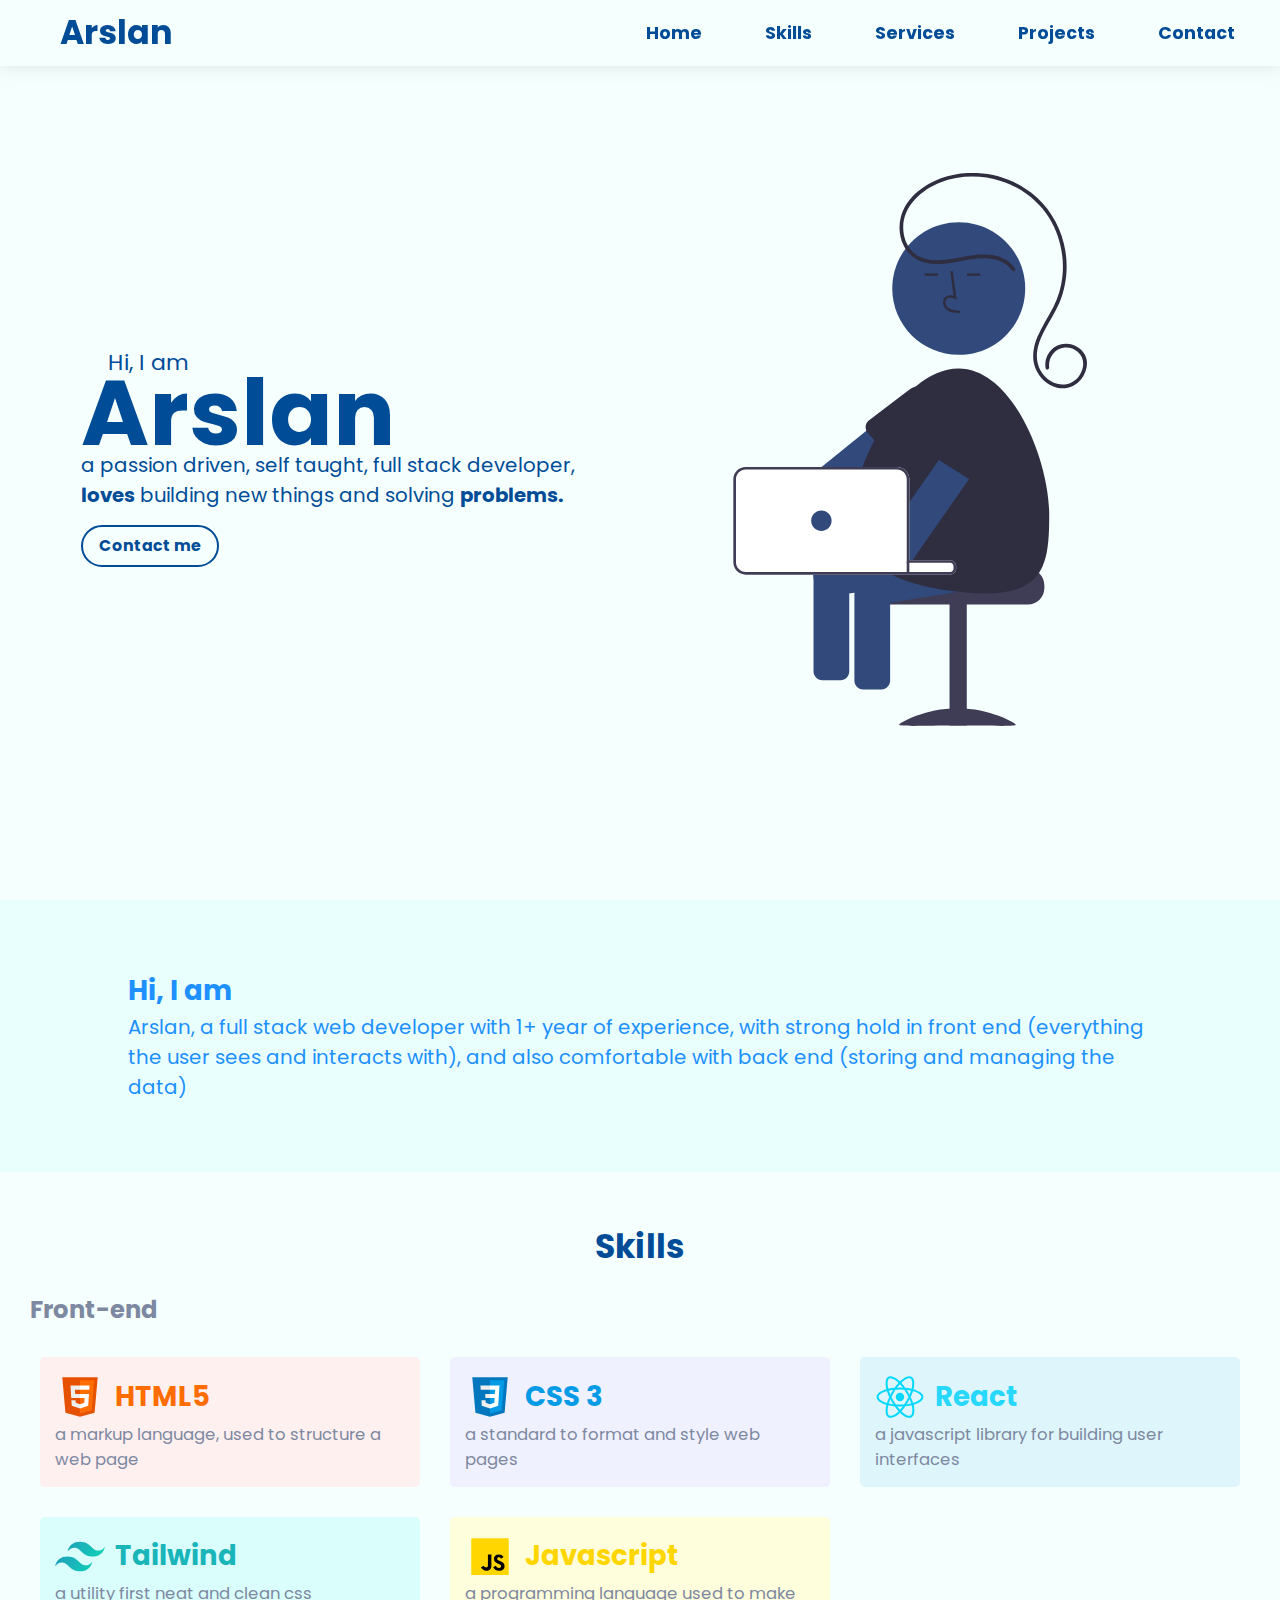
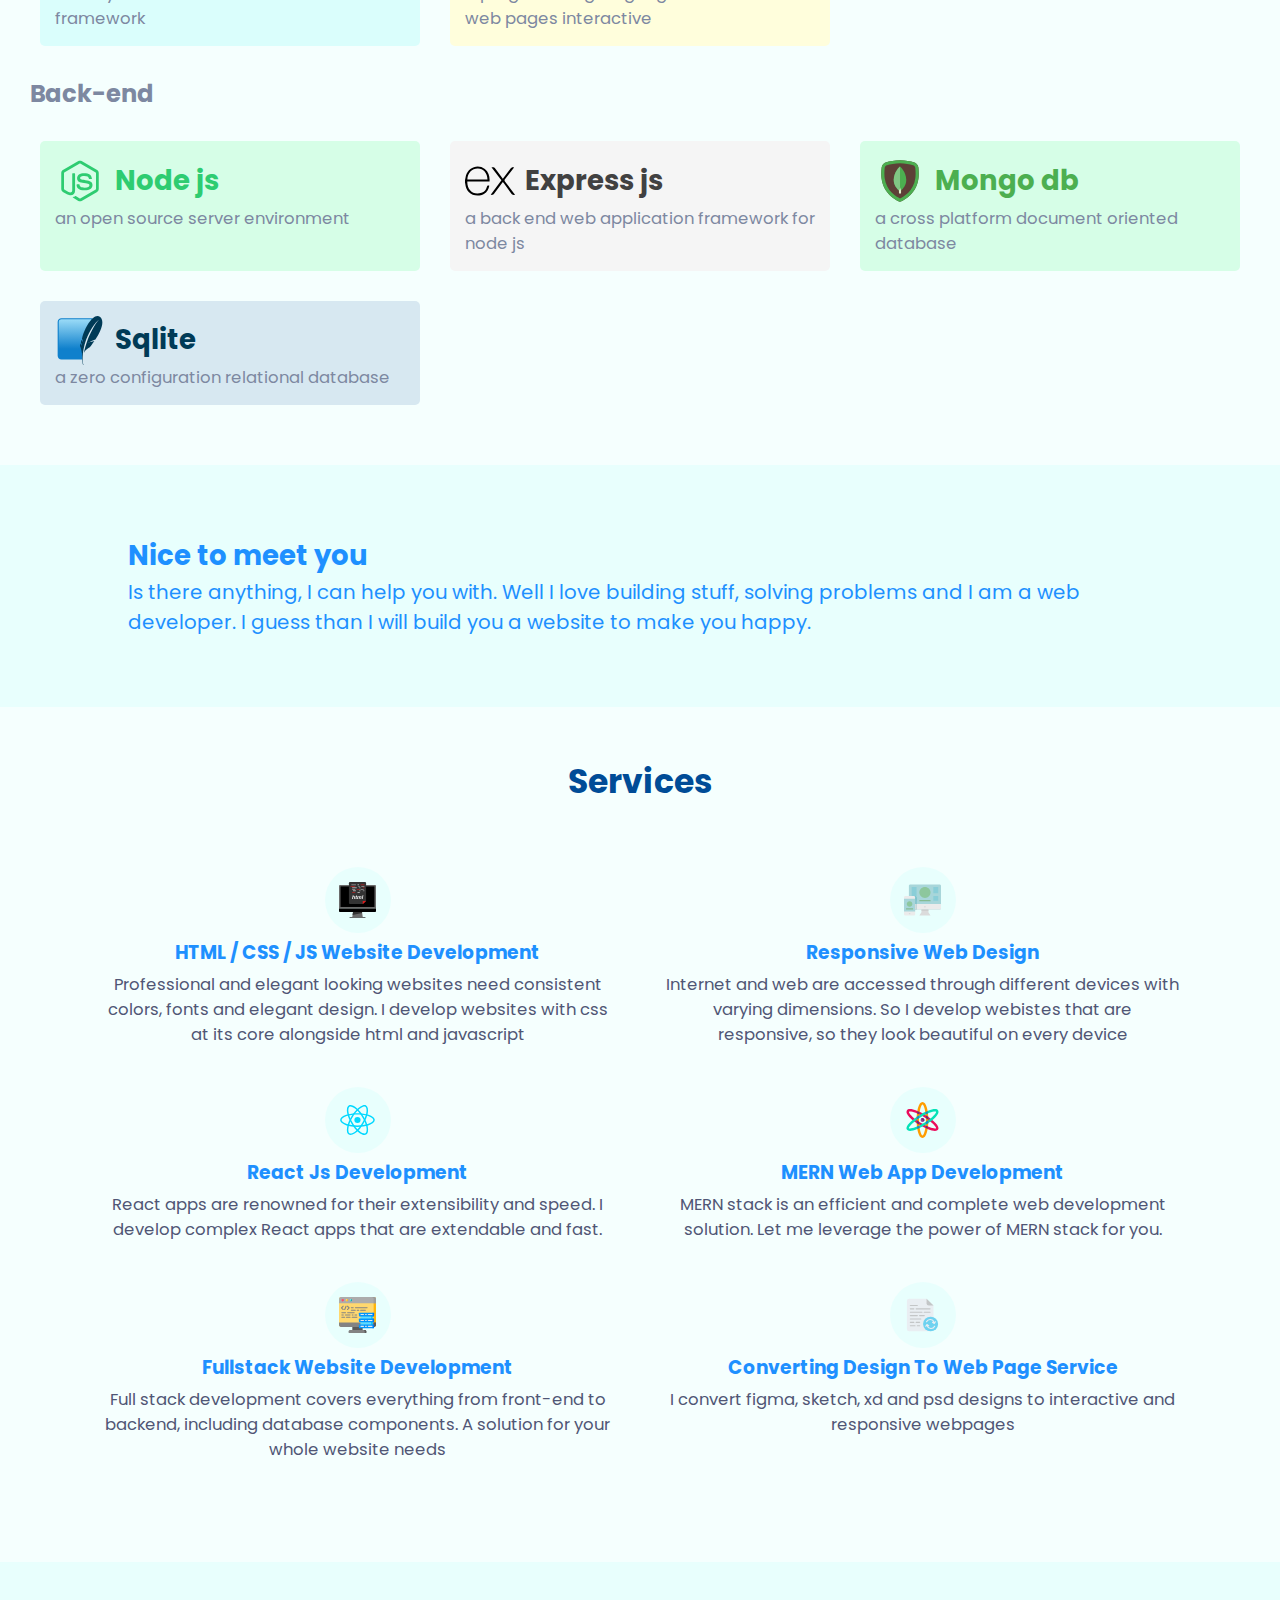
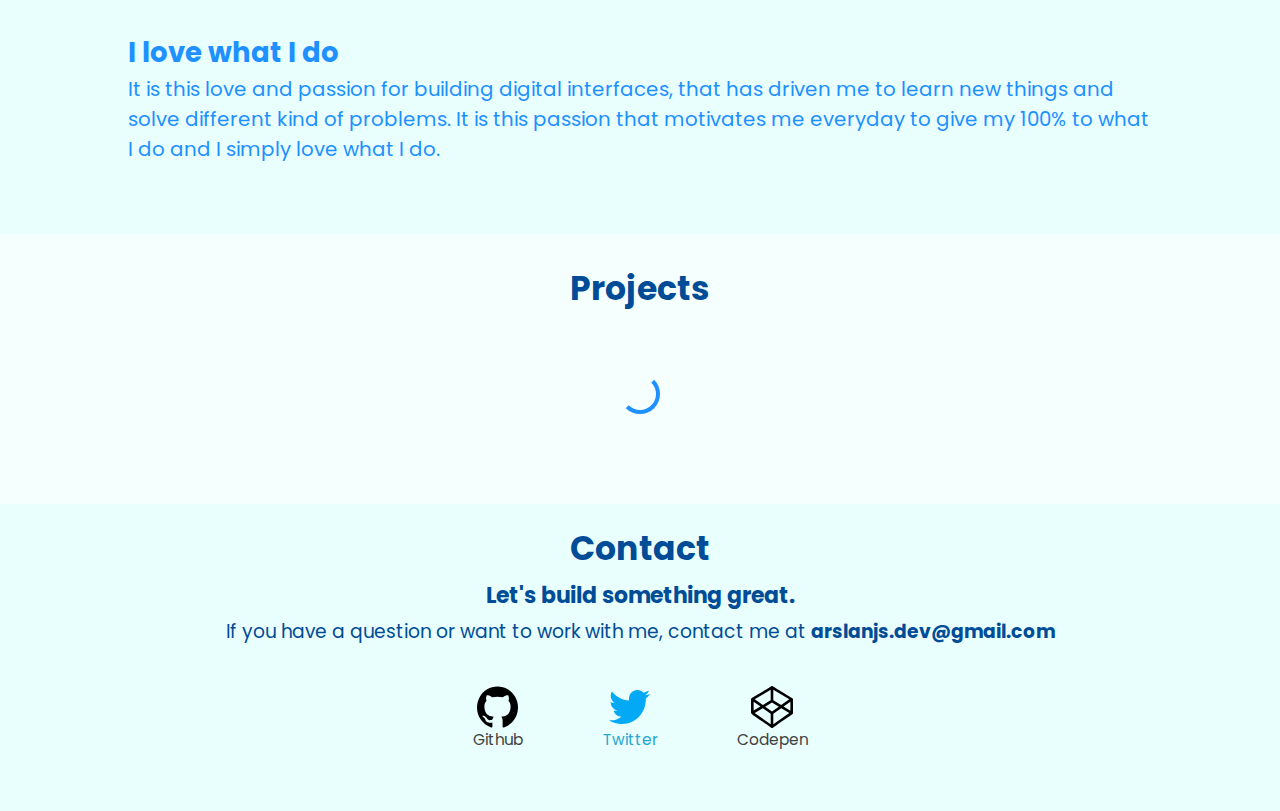
<file: index.html>
<!DOCTYPE html>
<html lang="en">
<head>
    <meta charset="UTF-8">
    <meta http-equiv="X-UA-Compatible" content="IE=edge">
    <meta name="viewport" content="width=device-width, initial-scale=1.0">
    <link rel="stylesheet" href="style.css" type="text/css">
    <title>Portfolio</title>
</head>
<body>
    <div class="menu-btn">
        <img class="menu-img" src="resources/svgs/menu.svg" />
    </div>
    <nav id="navbar">
        <img class="exit-img" src="resources/svgs/exit.svg" />
        <h2 class="nav-logo">Arslan</h2>
        <ul class="nav-list">
            <li class="nav-list-item"><a href="#hero">Home</a></li>
            <li class="nav-list-item"><a href="#skills-section">Skills</a></li>
            <li class="nav-list-item"><a href="#services-section">Services</a></li>
            <li class="nav-list-item"><a href="#projects-section">Projects</a></li>
            <li class="nav-list-item"><a href="#contact-section">Contact</a></li>
        </ul>
    </nav>

    <header id="hero">
        
        <h1><span>Hi, I am</span> Arslan</h1>
        <img src="resources/svgs/person-illustration.svg" alt="illustration"/>
        <div>
            <p>a passion driven, self taught, full stack developer, <span class="text-bold">loves</span> building new things and solving <span class="text-bold">problems.</span></p>
            <a href="#contact-section">Contact me</a>
        </div>
    </header>
    
    <section class="about-section">
        <h2>Hi, I am</h2>
        <p>Arslan, a full stack web developer with 1+ year of experience, with strong hold in front end (everything the user sees and interacts with), and also comfortable with back end (storing and managing the data)</p>
    </section>
        
    <section id="skills-section">

        <h2 class="sec-heading text-center">Skills</h2>

        <div class="skills-group">
            <h3 class="grayed-heading">Front-end</h3>
            <section class="skills-container">
            
                <div class="skill-card orange-back">
                    <div>
                        <img src="resources/svgs/html5.svg" alt="">
                        <h3 class="orange-text">HTML5</h3>
                    </div>
                    <p>
                        a markup language, used to structure a web page
                    </p>
                </div>

                <div class="skill-card dblue-back">
                    <div>
                        <img src="resources/svgs/css3.svg" alt="">
                        <h3 class="dblue-text">CSS 3</h3>
                    </div>
                    <p>
                        a standard to format and style web pages
                    </p>
                </div>

                <div class="skill-card turquiose-back">
                    <div>
                        <img src="resources/svgs/reactjs.svg" alt="">
                        <h3 class="turquiose-text">React</h3>
                    </div>
                    <p>
                        a javascript library for building user interfaces
                    </p>
                </div>

                <div class="skill-card teal-back">
                    <div>
                        <img src="resources/svgs/tailwindcss.svg" alt="">
                        <h3 class="teal-text">Tailwind</h3>
                    </div>
                    <p>
                        a utility first neat and clean css framework
                    </p>
                </div>

                <div class="skill-card yellow-back">
                    <div>
                        <img src="resources/svgs/javascript.svg" alt="">
                        <h3 class="yellow-text">Javascript</h3>
                    </div>
                    <p>
                        a programming language used to make web pages interactive
                    </p>
                </div>

            </section>
        

            <h3 class="grayed-heading">Back-end</h3>

            <section class="skills-container">
                
                <div class="skill-card green-back">
                    <div>
                        <img src="resources/svgs/nodejs.svg" alt="">
                        <h3 class="green-text">Node js</h3>
                    </div>
                    <p>
                        an open source server environment
                    </p>
                </div>

                <div class="skill-card lblack-back">
                    <div>
                        <img src="resources/svgs/expressjs.svg" alt="">
                        <h3 class="lblack-text">Express js</h3>
                    </div>
                    <p>
                        a back end web application framework for node js
                    </p>
                </div>

                <div class="skill-card lgreen-back">
                    <div>
                        <img src="resources/svgs/mongodb.svg" alt="">
                        <h3 class="lgreen-text">Mongo db</h3>
                    </div>
                    <p>
                        a cross platform document oriented database
                    </p>
                </div>

                <div class="skill-card navy-back">
                    <div>
                        <img src="resources/svgs/sqlite.svg" alt="">
                        <h3 class="navy-text">Sqlite</h3>
                    </div>
                    <p>
                        a zero configuration relational database
                    </p>
                </div>

            </section>
        </div>

    </section>

    <section class="about-section">
        <h2>Nice to meet you</h2>
        <p>Is there anything, I can help you with. Well I love building stuff, solving problems and I am a web developer. I guess than I will build you a website to make you happy.</p>
    </section>

    <section id="services-section">

        <h2 class="sec-heading text-center">Services</h2>
        
        <section class="services-container">

            <div class="service-card">
                <div class="service-card-title">
                    <div>
                        <img src="resources/svgs/html-dev.svg" alt="" />
                    </div>
                    <h2>HTML / CSS / JS Website Development</h2>
                </div>
                <p class="service-card-disc">
                    Professional and elegant looking websites need consistent colors, fonts and elegant design. I develop websites with css at its core alongside html and javascript
                </p>
            </div>

            <div class="service-card">
                <div class="service-card-title">
                    <div>
                        <img src="resources/svgs/responsive-dev.svg" alt="" />
                    </div>
                    <h2>Responsive Web Design</h2>
                </div>
                <p class="service-card-disc">
                    Internet and web are accessed through different devices with varying dimensions. So I develop webistes that are responsive, so they look beautiful on every device
                </p>
            </div>

            <div class="service-card">
                <div class="service-card-title">
                    <div>
                        <img src="resources/svgs/reactjs.svg" alt="" />
                    </div>
                    <h2>React Js Development</h2>
                </div>
                <p class="service-card-disc">
                    React apps are renowned for their extensibility and speed. I develop complex React apps that are extendable and fast.
                </p>
            </div>

            <div class="service-card">
                <div class="service-card-title">
                    <div>
                        <img src="resources/svgs/mern-app.svg" alt="" />
                    </div>
                    <h2>MERN Web App Development</h2>
                </div>
                <p class="service-card-disc">
                    MERN stack is an efficient and complete web development solution. Let me leverage the power of MERN stack for you.
                </p>
            </div>

            <div class="service-card">
                <div class="service-card-title">
                    <div>
                        <img src="resources/svgs/fullstack-dev.svg" alt="" />
                    </div>
                    <h2>Fullstack Website Development</h2>
                </div>
                <p class="service-card-disc">
                    Full stack development covers everything from front-end to backend, including database components. A solution for your whole website needs
                </p>
            </div>

            <div class="service-card">
                <div class="service-card-title">
                    <div>
                        <img src="resources/svgs/convert-dev.svg" alt="" />
                    </div>
                    <h2>Converting Design To Web Page Service</h2>
                </div>
                <p class="service-card-disc">
                    I convert figma, sketch, xd and psd designs to interactive and responsive webpages
                </p>
            </div>

        </section>

    </section>

    <section class="about-section">
        <h2>I love what I do</h2>
        <p>It is this love and passion for building digital interfaces, that has driven me to learn new things and solve different kind of problems. It is this passion that motivates me everyday to give my 100% to what I do and I simply love what I do.</p>
    </section>

    <section id="projects-section">
        
        <h2 class="sec-heading text-center">Projects</h2>
        
        <section class="projects-container scroll-smooth">
            
            <div class="loader-spinner"></div>
            
        </section>    
    </section>

    <section id="contact-section">
        <h2 class="">Contact</h2>
        <h3>Let's build something great.</h3>
        <p>If you have a question or want to work with me, contact me at <span class="text-bold">arslanjs.dev@gmail.com<span></p>
        
        <div class="social-links">
            <a class="soc-link lblack-text" href="https://github.com/Arslan-Soomro" target="_blank">
                <img src="resources/svgs/github_logo.svg" alt="" />
                Github
            </a>

            <a class="soc-link tblue-text" href="https://twitter.com/Arslan_dev0" target="_blank">
                <img src="resources/svgs/twitter_logo.svg" alt="" />
                Twitter
            </a>

            <a class="soc-link lblack-text" href="https://codepen.io/Arslanjs" target="_blank">
                <img src="resources/svgs/codepen_logo.svg" alt="" />
                Codepen
            </a>
        </div>
    </section>
    
    <script src="script.js" type="module"></script>
</body>
</html>
</file>
<file: style.css>
@font-face {
    font-family: poppins;
    src: url(resources/fonts/Poppins-Light.ttf);
    font-weight: 100;
}

@font-face {
    font-family: poppins;
    src: url(resources/fonts/Poppins-Regular.ttf);
    font-weight: 400;
}


@font-face {
    font-family: poppins;
    src: url(resources/fonts/Poppins-Bold.ttf);
    font-weight: 700;
}

*{
    margin: 0;
    padding: 0;
    box-sizing: border-box;
}

:root{
    font-size: 10px;
    scroll-behavior: smooth;
    --bg-color: #F5FFFE;
    --bg-color-sec: #E8FFFD;
    --text-color: rgb(0, 76, 151);
    --text-color-pr: #32497B;
    --text-color-sec: #505675;
    --text-color-thi: #7D88A1;
    --text-color-for: dodgerblue;
    
}

html{
    
}

body{
    width: 100%;
    height: 100%;
}

/*-----Globals-----*/

.sec-heading{
    color: var(--text-color);
    font-family: poppins, sans-serif;
    font-size: 3em;
    font-weight: 700;
}

.text-center{
    text-align: center;
}

.grayed-heading{
    font-family: poppins, sans-serif;
    font-weight: 700;
    color: var(--text-color-thi);
    font-size: 2em;

}

.round-btn{
    background-color: transparent;
    border: 2px solid var(--text-color);
    padding: 2px 1em;
    color: var(--text-color);
    font-weight: 700;
    font-family: poppins, sans-serif;
    border-radius: 50px;
}

.round-btn:hover{
    cursor: pointer;
    background-color: var(--text-color);
    color: var(--bg-color);
}

.round-btn:active{
    background-color: rgb(23, 70, 117);
}

.text-bold{
    font-weight: 700;
}

.scroll-smooth{
    scroll-behavior: smooth;
}

button:focus{
    outline: none;
}

/*-----menu-----*/
.menu-btn{
    position: fixed;
    top: 20px;
    left: 30px;
}

.menu-img{
    width: 30px;
    height: 30px;
}

.menu-btn:hover{
    cursor: pointer;
}

/*-----nav-----*/

#navbar{
    position: fixed;
    z-index: 3;

    background-color: var(--bg-color);
    
    font-size: 1rem;
    font-family: poppins, sans-serif;
    color: var(--text-color);

    border-bottom-right-radius: 10px;
    border-bottom-left-radius: 10px;

    border: 1px solid var(--text-color);
    border-top: none;

    top: -100%;
    left: 30px;

    transition: top 1s;
}

#navbar .exit-img{
    margin: 5px 10px;
    float: right;
    width: 25px;
    height: 25px;
}

#navbar .exit-img:hover{
    cursor: pointer;
}

#navbar .nav-logo{
    display: none;
}

#navbar .nav-list{
    color: var(--text-color);
    font-family: poppins, sans-serif;
    text-align: center;
    list-style: none;
    padding: 20px;
    padding-bottom: 5px;
}

#navbar .nav-list-item{
    margin: 20px 10px;
    font-size: 1.8em;
    font-weight: bold;
}

#navbar .nav-list-item a{
    color: var(--text-color);
    text-decoration: none;
    
}

#navbar .nav-list-item a:visited{
    color: inherit;
}

#navbar .nav-list-item a:hover{
    cursor: pointer;
    color: rgb(3, 3, 167);
}

#navbar .nav-list-item a:active{
    color: navy;
}

/*-----Hero_Section-----*/

#hero{
    background-color: var(--bg-color);
    font-size: 1rem;
    padding: 0px;

    display: flex;
    flex-direction: column;
    align-items: center;
    justify-content: center;

    padding: 2em;
    min-height: 100vh;
    
    color: var(--text-color);
    font-family: poppins, sans-serif;
    text-align: center;
}

#hero h1{
    font-weight: 700;
    font-size: 5em;
}

#hero h1 span{
    font-weight: 400;
    font-size: 0.3em;
    line-height: 1.2em;
    margin-left: 1.2em;
    
}


#hero div p{
    font-weight: 400;
    font-size: 1.5em;
    margin: 10px;

    
}

#hero img{
    width: 50%;
    height: auto;
    animation: fly 2s alternate infinite both;
}

@keyframes fly {
    to {transform: rotate(-5deg) translateY(20px);}
}

#hero div a{
    color: var(--text-color);
    background-color: transparent;
    font-family: poppins, sans-serif;
    font-size: 1.2em;
    font-weight: 700;
    padding: 0.4em 1em;
    border-radius: 50px;
    border: none;
    border: 0.2rem solid var(--text-color);
    text-decoration: none;
    display: block;
    width: max-content;
    margin: 0 auto;
}

#hero div a:hover{
    background-color: var(--text-color);
    color: var(--bg-color);
    cursor: pointer;
}

#hero div a:active{
    background-color:rgb(23, 70, 117);
}

#hero div a:visited{
    color: auto;
}

/*-----About_Section-----*/

.about-section{
    font-size: 1rem;
    background-color: var(--bg-color-sec);
    padding: 2em;
    font-family: poppins, sans-serif;

    text-align: center;
    padding: 50px 30px;
}

.about-section h2{
    color: var(--text-color);
    font-size: 2.5em;
    font-weight: 700;

    color: var(--text-color-for);
}

.about-section p{
    color: var(--text-color-sec);
    font-size: 1.5em;
    font-weight: 400;

    color: var(--text-color-for);
}

/*-----Skills_Section-----*/

#skills-section{
    padding: 30px 10px;
    background-color: var(--bg-color);
    font-size: 1rem;
}

.skills-group{
    max-width: 2000px;
    margin: 0 auto;
}

.skills-container{
    padding: 10px;
    display: grid;
    grid-template-columns: repeat(auto-fit, minmax(230px, 1fr));
    grid-gap: 15px
}

.skill-card{
    padding: 15px;
    border-radius: 5px;
}

.skill-card div{
    display: flex;
    align-items: center;
}

.skill-card img{
    width: 4.5em;
    height: 4.5em;
}

.skill-card div h3{
    font-size: 2.5em;
    font-family: poppins, sans-serif;
    font-weight: 700;
    margin-left: 10px;
}

.skill-card p{
    font-size: 1.5em;
    font-family: poppins, sans-serif;
    font-weight: 400;
    color: var(--text-color-thi);
}

/*-----Services_Section-----*/

#services-section{
    padding: 50px; 
    background-color: var(--bg-color);
    font-size: 1rem;
}

.services-container{
    display: grid;
    /* grid-template-columns: repeat(auto-fit, minmax(300px, 1fr)); */
    grid-template-columns: 1fr;
    grid-gap: 30px 50px;

    max-width: 2500px;
    margin: 0 auto;
}

.service-card .service-card-title{
    display: flex;
    align-items: center;
    
    flex-direction: column;
    justify-content: center;

    margin: 5px auto;
    text-align: center;

}

.service-card .service-card-title div{
    --img-dim: 6em;

    width: var(--img-dim);
    height: var(--img-dim);
    border-radius: 60px;
    background-color: var(--bg-color-sec);

    overflow: hidden;
    
    display: flex;
    align-items: center;
    justify-content: center;

    margin: 5px;
}


.service-card .service-card-title div img{
    width: calc(var(--img-dim) / 1.8);
}

.service-card .service-card-title h2{
    font-family: poppins, sans-serif;
    font-weight: 700;
    color: var(--text-color-for);
    font-size: 1.7em;
}

.service-card .service-card-disc{
    font-family: poppins, sans-serif;
    font-size: 1.5em;
    color: var(--text-color-sec);
    font-weight: 400;

    text-align: center;
}

/*-----Projects_Section-----*/

#projects-section{
    background-color: var(--bg-color);
    font-size: 1rem;

    padding: 30px 0px;

    overflow: hidden;
}

.projects-container{
    display: flex;
    align-items: flex-start;

    overflow-x: scroll;

    padding: 30px 0px;
    margin: 30px 0px;

    user-select: none;
    transition: transform 0.2s;
    -ms-overflow-style: none;
    scrollbar-width: none;
}

.projects-container:hover{    
    cursor: grab;
}

.projects-container:active{
    cursor: grabbing;
    transform: scale(1.01);
}

.projects-container::-webkit-scrollbar{
    display: none;
}

.project-card{
    text-align: center;
    font-family: poppins, sans-serif;
    color: var(--text-color);
    background-color: white;

    box-shadow: 0px 0px 20px 2px rgba(133, 133, 133, 0.2);

    overflow: hidden;
    border-radius: 10px;

    min-width: 85%;
    margin: 0px 20px;

    transition: box-shadow 0.3s, transform 0.3s;
}

.project-card:hover{
    box-shadow: 0px 0px 20px 2px rgba(133, 133, 133, 0.4);
    transform: scale(1.01);
}

.project-card img{
    width: 100%;
    height: auto;
    max-height: 250px;
    object-fit: cover;
    object-position: center;
}

.project-card-disc{
    padding: 15px;
}

.project-card-disc h2{
    font-size: 2.5em;
}

.project-card-disc p{
    margin: 15px 0px;
    font-size: 1.5em;
    color: var(--text-color);
}

.project-card-btn-group{
    display: flex;
    justify-content: space-between;
    padding: 15px;
    padding-top: 0px;
}

.project-card-btn-group a{
    font-size: 1.3em;
    text-decoration: none;
}

/*-----Loader-----*/
.loader-spinner{
    height: 40px;
    width: 40px;
    background-color: transparent;
    border-width: 4px;
    border-style: solid;
    border-color: transparent;
    border-right-color: dodgerblue;
    border-bottom-color: dodgerblue;
    border-radius: 20px;
    margin: 0 auto;
    animation: load-spin 0.6s infinite linear;
}

@keyframes load-spin {
    100% {transform: rotate(360deg);}
}

/*-----Contact_Section-----*/

#contact-section{
    background-color: var(--bg-color-sec);
    padding: 20px;

    display: flex;
    flex-direction: column;
    justify-content: center;
    align-items: center;

    color: var(--text-color);
    font-family: poppins, sans-serif;
    text-align: center;

    font-size: 1rem;
}

#contact-section h2{
    color: var(--text-color);
    font-size: 3em;
}

#contact-section h3{
    font-size: 2em;
    margin: 5px auto;
}

#contact-section p{
    font-size: 1.7em;
    font-weight: 400;
}

.social-links{
    display: flex;
    width: 100%;
    justify-content: space-evenly;
    margin: 20px;
}

.soc-link{
    margin: 10px 20px;
    font-size: 1.4rem;
    font-weight: 400;
    display: block;
    text-decoration: none;
}

.soc-link:hover{
    cursor: pointer;
}

.soc-link img{
    width: 2.7em;
    height: auto;
    text-align: center;
    display: block;
    margin: 0 auto;
}

.soc-link:visited{
    color: inherit;
}



/*-----Media-Queries----*/

@media (min-width: 500px){
    :root{
        /* --text-color: #212121; */
    }

    #hero{
        font-size: 1.2rem;
    }

    #hero img{
        width: 40%;
    }

    .about-section p{
        font-size: 1.8em;
    }
    .grayed-heading{
        font-size: 2.2em;
        margin: 20px 0px;
    }

    #skills-section{
        padding: 40px 30px;
    }

    .about-section{
        padding: 80px 50px;
    }

    .project-card{
        min-width: 300px;
        margin: 0px 30px;
    }
}

@media (min-width: 700px){
    :root{ 
        /* --text-color: dodgerblue; */
        font-size: 11px;
    }

    #hero{
        display: grid;
        justify-content: unset;
        align-items: unset;

        grid-template-columns: 48% 48%;
        grid-template-rows: 50% 50%;
    }

    #hero h1 span{
        display: block;
        font-size: 2rem;
    }

    #hero h1{
        grid-row: 1/2;
        align-self: end;
        justify-self: start;
        text-align: left;

        font-size: 6em;

        margin-left: 5rem;

        /*Brings h1 a bit down*/
        line-height: 0.8em;
    }

    #hero div{
        grid-row: 2/3;
        align-self: start;
        justify-self: start;
        text-align: left;

        margin-left: 5rem;
    }

    #hero div a{
        margin: 0;
        margin-top: 15px;
    }

    #hero div p{
        margin: 0px;
    }

    #hero img{
        grid-row: 1/3;
        place-self: center;
        width: 60%;
        max-height: 70%;
    }

    .about-section{
        text-align: left;
        padding: 70px 10%;
    }
    
    #skills-section{
        padding: 50px 30px;
    }

    .skills-container{
        grid-template-columns: repeat(auto-fit, minmax(310px, 1fr));
        grid-gap: 30px
    }

    .services-container{
        grid-template-columns: 1fr 1fr;
        place-items: start;
        margin: 50px;
    }

    .project-card{
        min-width: 350px;
        margin: 0px 40px;
    }

    .social-links{
        justify-content: center;
    }

    .soc-link{
        margin: 20px 40px;
    }
}


@media (min-width: 900px){
    .menu-btn{
        display: none;
    }

    .exit-img{
        display: none;
    }
    
    #navbar{
        top: 0px;
        left: 0px;
        border-radius: 0;
        width: 100%;
        border: none;
        box-shadow: 0px 0px 15px 1px rgba(133, 133, 133, 0.2);

        display: flex;
        justify-content: space-between;
        align-items: center;
    }

    #navbar .nav-list{
        padding: 20px 15px;
    }

    #navbar .nav-list .nav-list-item{
        display: inline;
        margin: 30px;
        font-size: 1.6em;
        font-weight: bold;
    }

    #navbar .nav-logo{
        display: block;
        margin: 0px 60px;
        font-size: 3em;
    }
}


@media (min-width: 1000px){
    #hero h1{
        font-size: 7em;
    }
}

@media (min-width: 1350px){

    :root{
        /* --text-color: rgb(19, 78, 138); */
    }

    #hero{
        font-size: 1.3rem;
    }

    .services-container{
        grid-template-columns: 1fr 1fr 1fr;
        justify-items: center;
        align-items: start;
        margin: 50px;
    }
}

/*--COLORS--*/

.orange-text{
    color: #FF6D00;
}

.orange-back{
    background-color: #FFF0F0;
}

.dblue-text{
    color: #039BE5;
}

.dblue-back{
    background-color: #F0F1FF;
}

.teal-text{
    color: #19B5B9;
}

.teal-back{
    background-color: #DAFEFC;
}

.turquiose-text{
    color: #27D8FC;
}

.turquiose-back{
    background-color: #DEF6FB;
}

.yellow-text{
    color: #FFD600;
}

.yellow-back{
    background-color: #FFFEDC;
}

.green-text{
    color: #2ECC71;
}

.green-back{
    background-color: #D6FEE7;
}

.lblack-text{
    color: #414141;
}

.lblack-back{
    background-color: #F5F5F5;
}

.lgreen-text{
    color: #4CAF50;
}

.lgreen-back{
    background-color: #D6FEE7;
}

.navy-text{
    color: #003B57;
}

.navy-back{
    background-color: #D7E8F1;
}

.tblue-text{
    color: #26A6D1;
}
</file>
